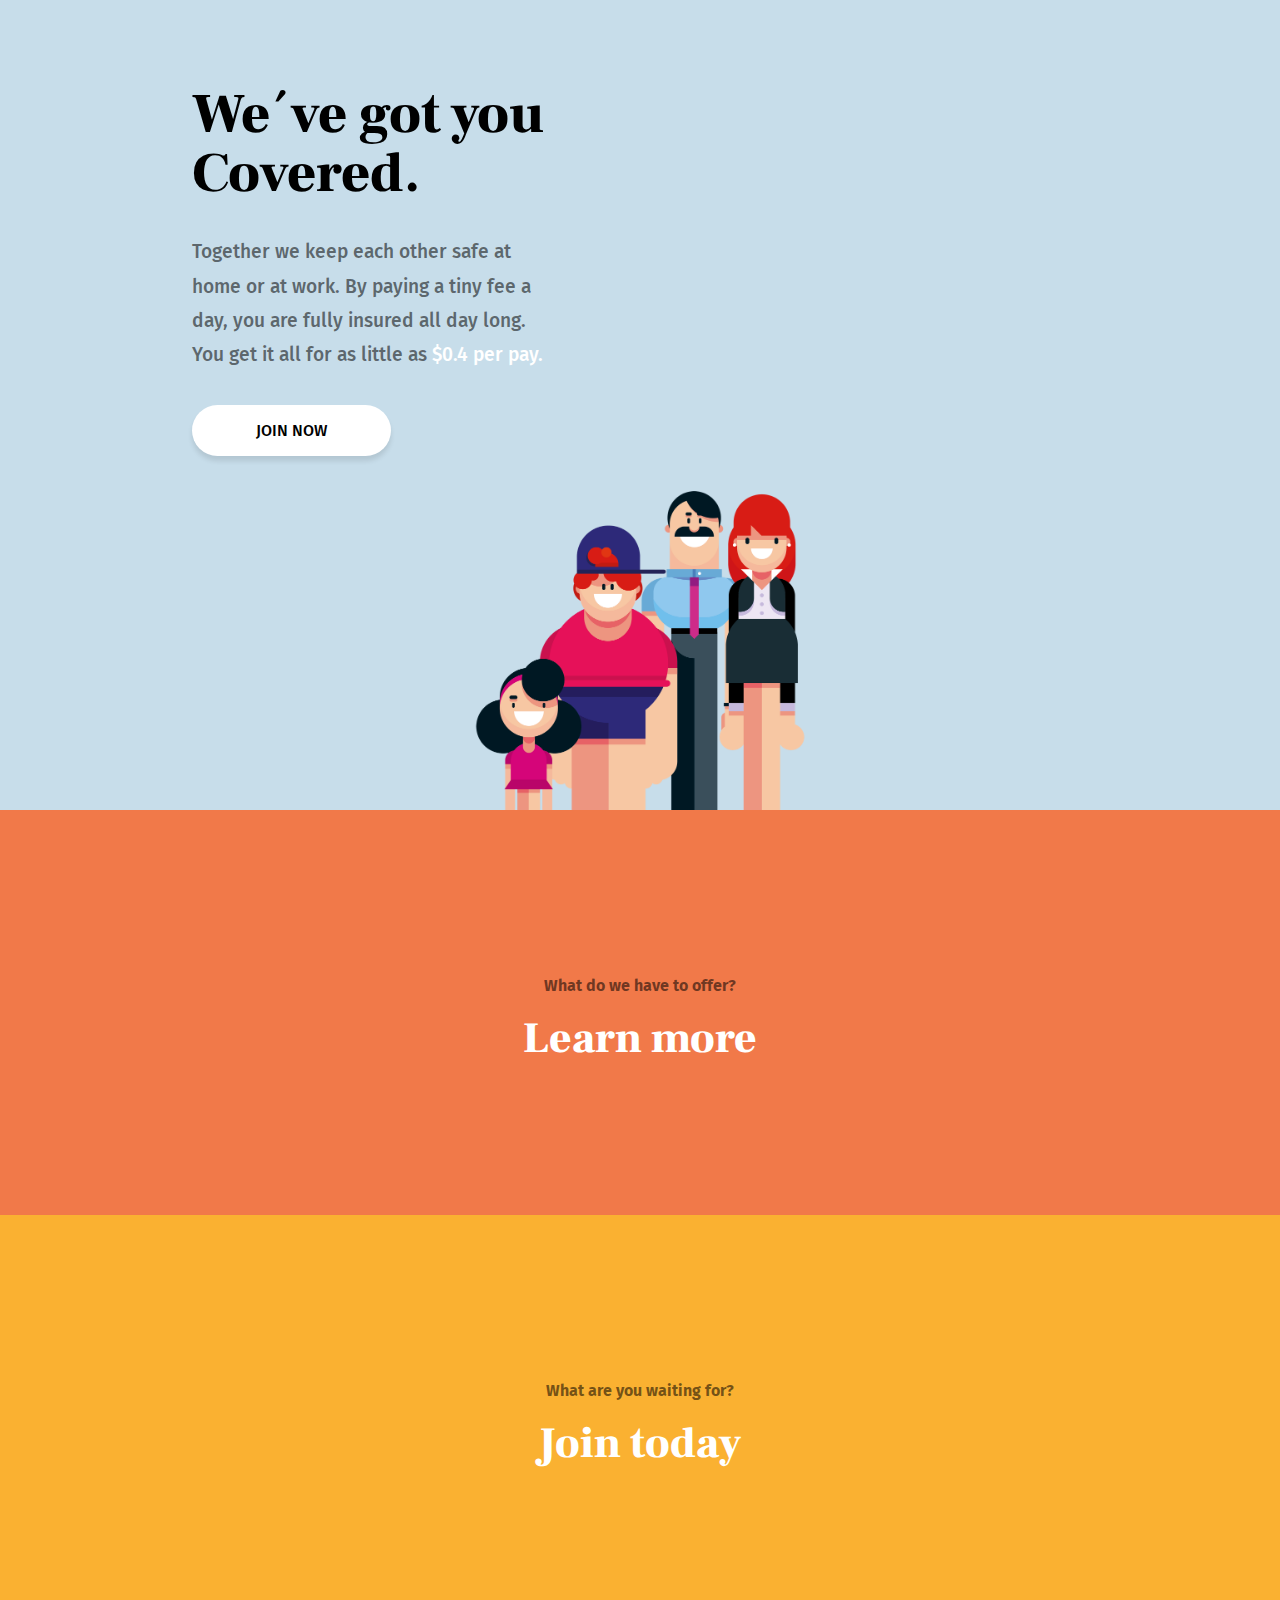
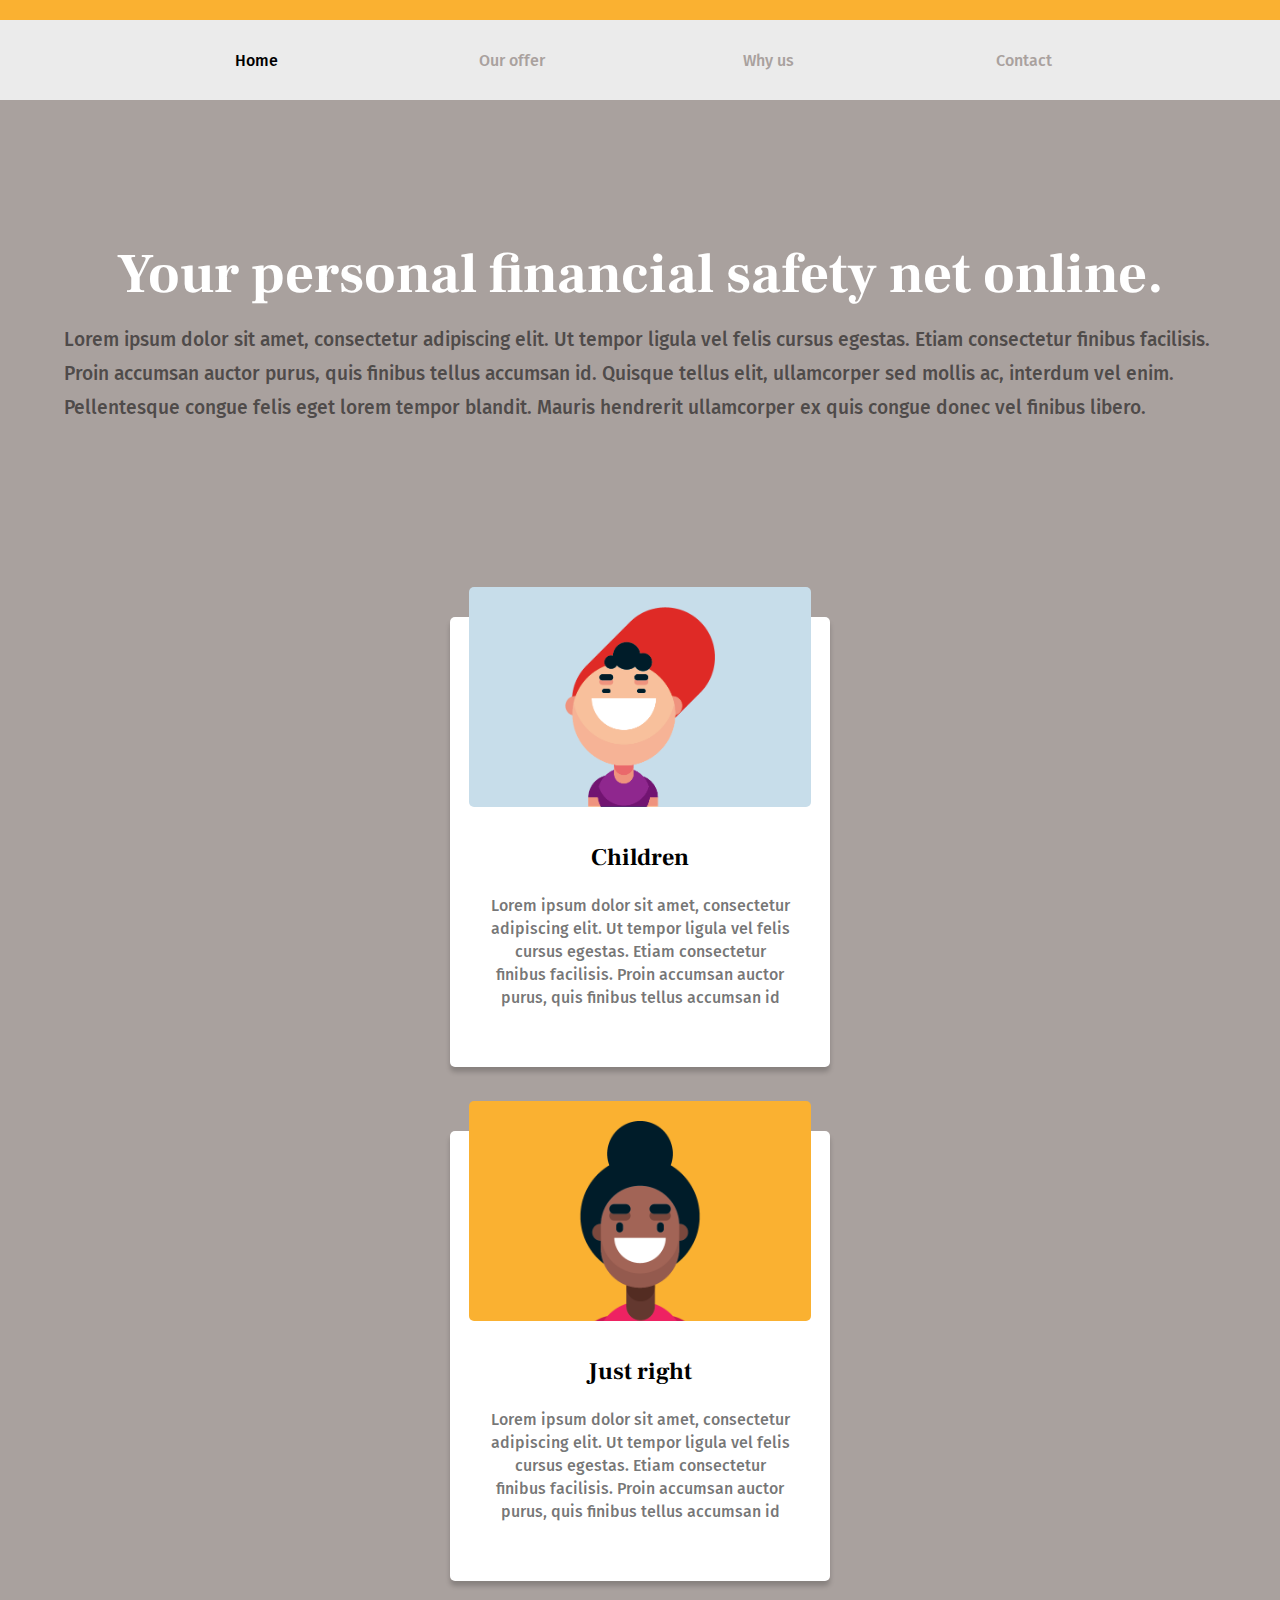
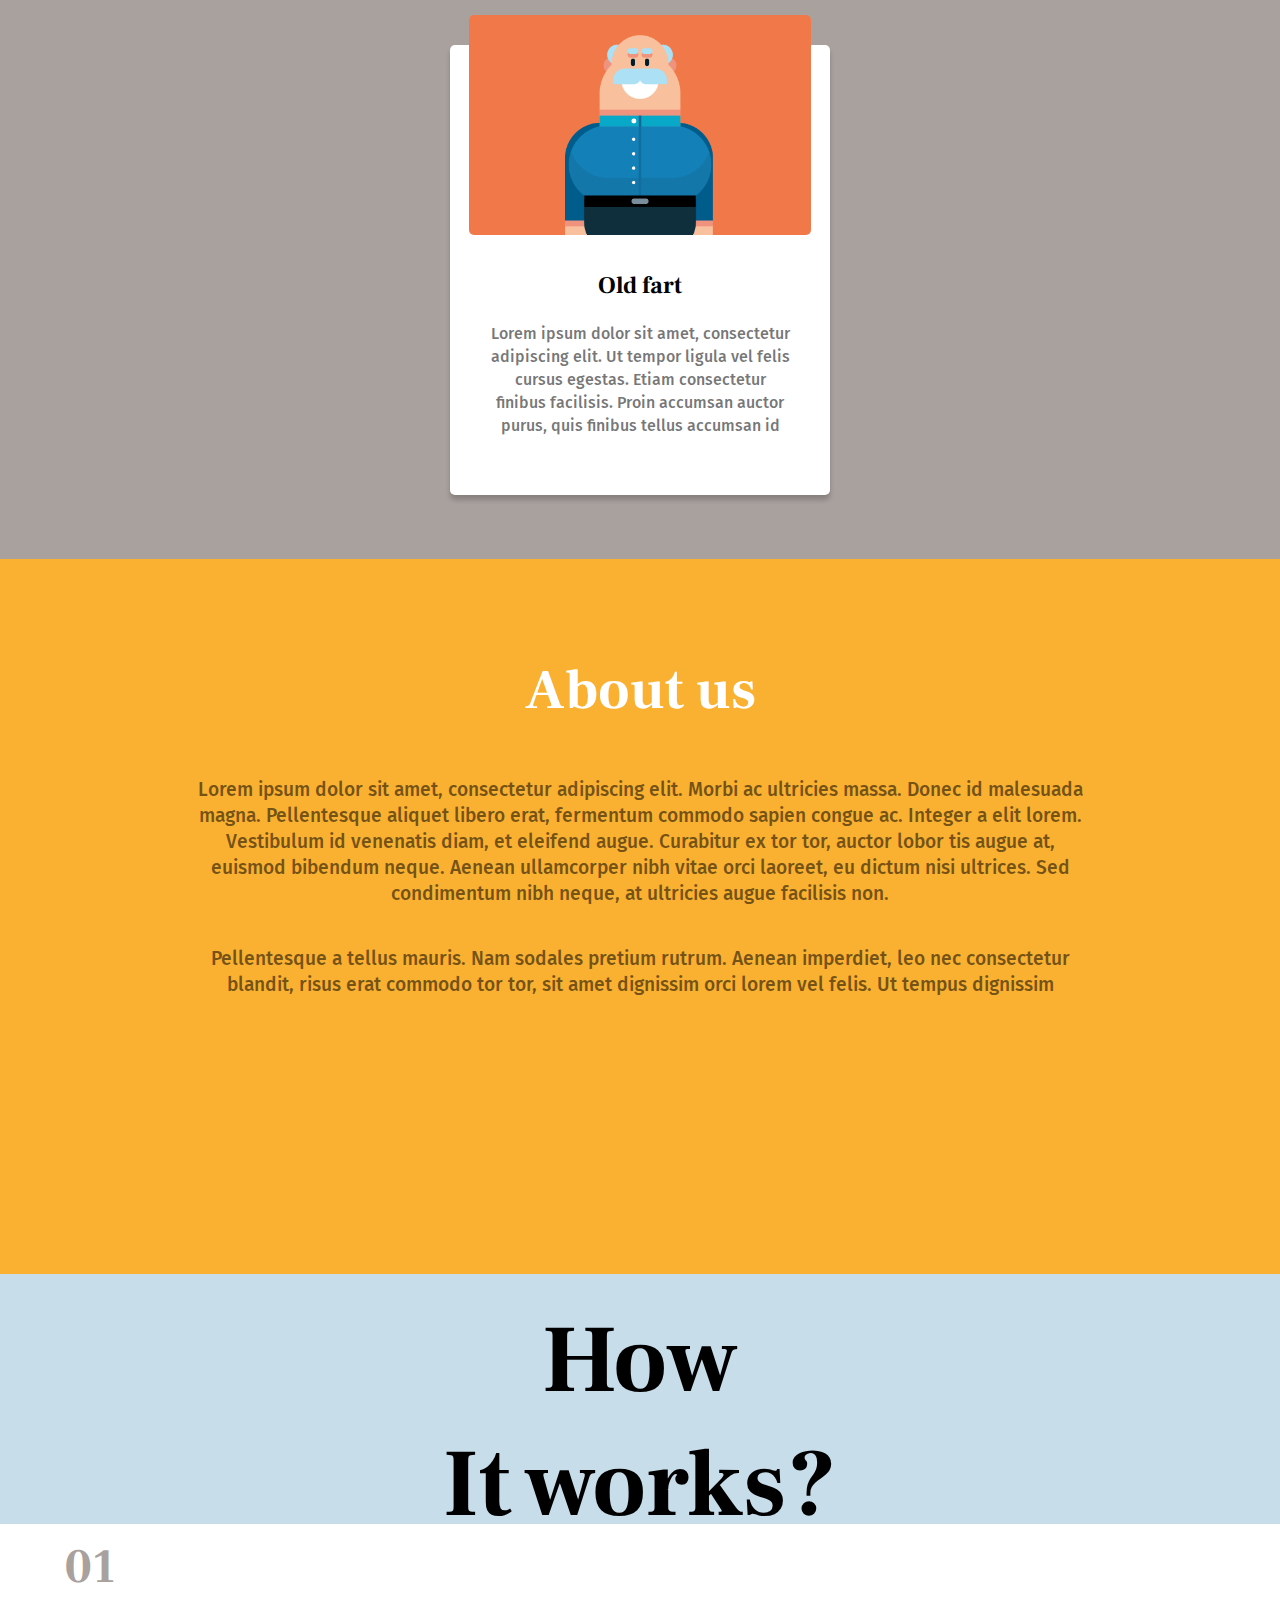
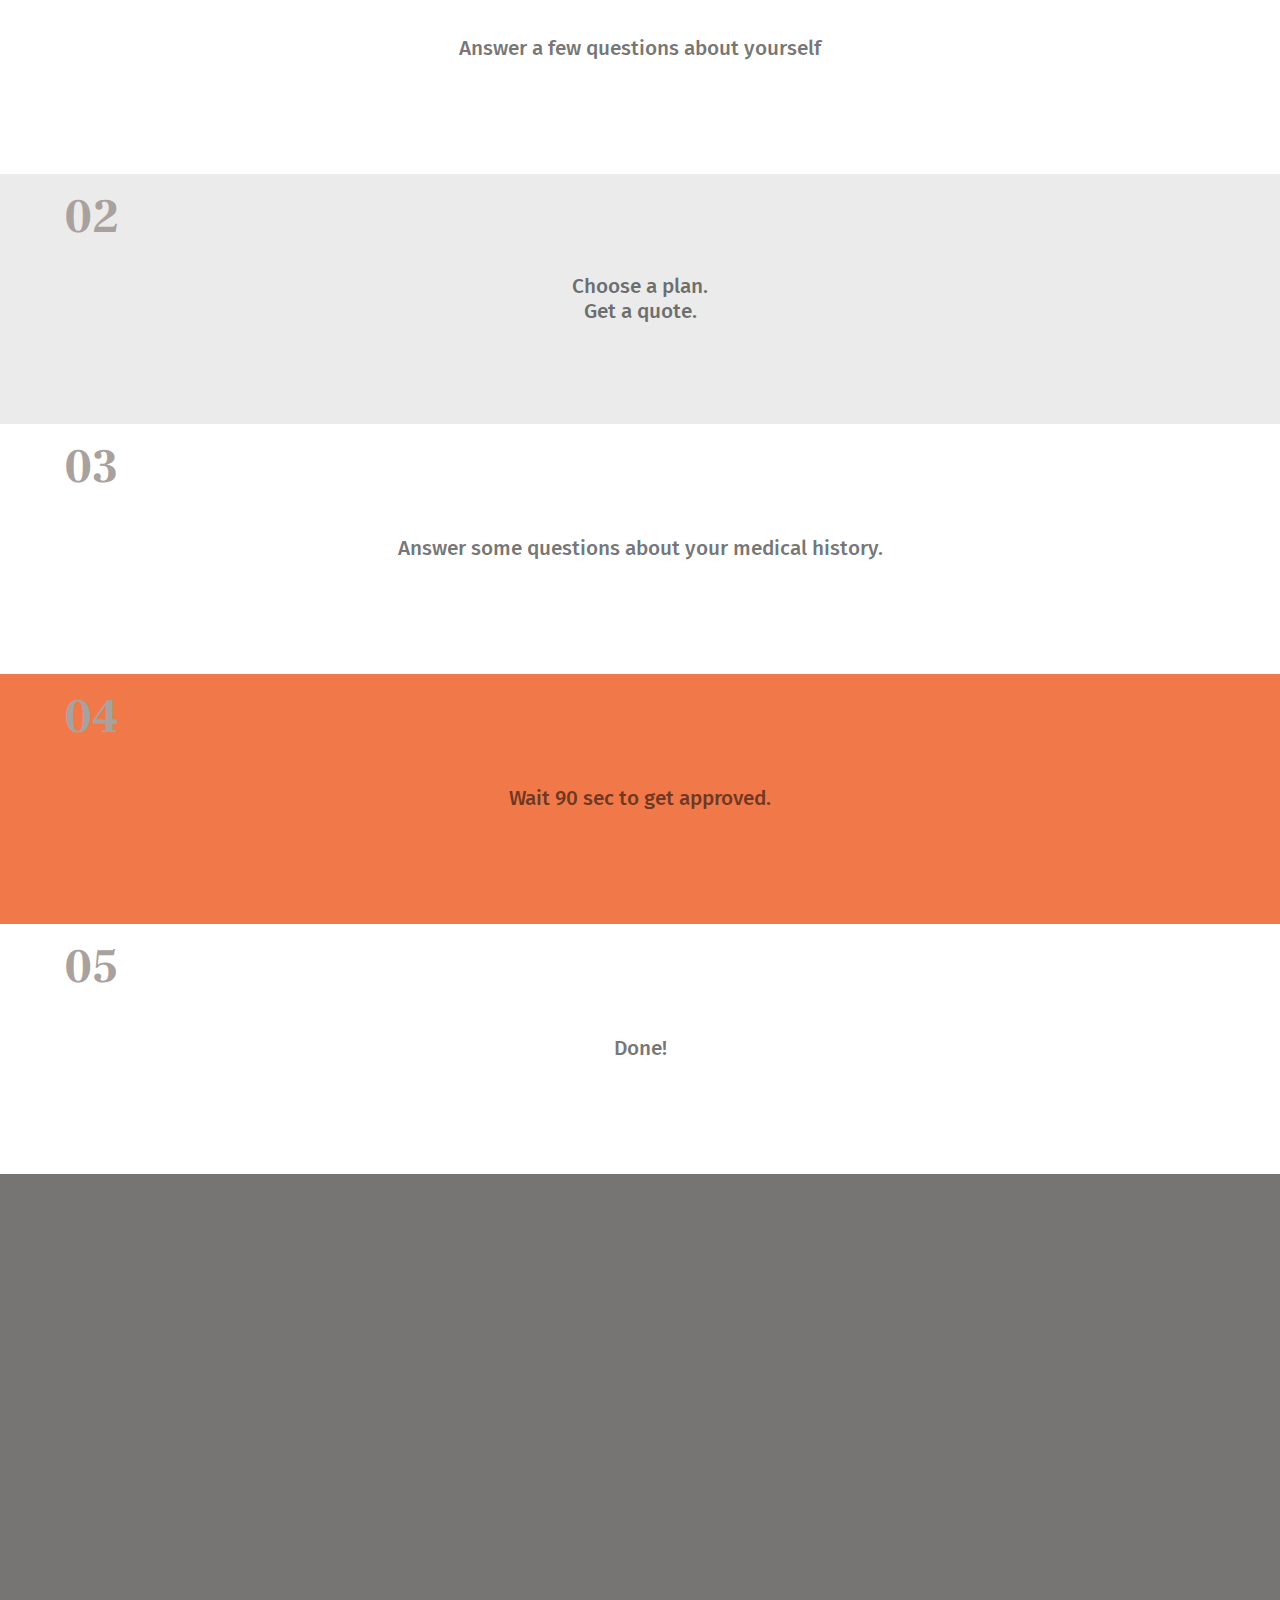
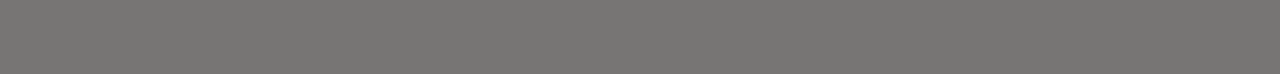
<file: index.html>
<!DOCTYPE html>
<html lang="en">
    <head>
        <meta charset="UTF-8" />
        <meta name="viewport" content="width=device-width, initial-scale=1.0" />
        <title>INSURANCE - Home</title>
        <link rel="stylesheet" href="style.css" />
    </head>
    <body id="home">
        <header class="navigation">
            <article class="one-two">
                <article class="square-big">
                    <h1>
                        We´ve got you <br />
                        Covered.
                    </h1>
                    <p>
                        Together we keep each other safe at <br />
                        home or at work. By paying a tiny fee a <br />
                        day, you are fully insured all day long. <br />
                        You get it all for as little as
                        <strong> $0.4 per pay. </strong>
                    </p>
                    <a class="btn" href="/contact.html">JOIN NOW</a>
                </article>
                <div class="square-link">
                    <p>What do we have to offer?</p>
                    <a href="#learn">Learn more</a>
                </div>
                <div class="square-link">
                    <p>What are you waiting for?</p>
                    <a href="/contact.html">Join today</a>
                </div>
            </article>
            <nav class="navbar">
                <a href="/index.html">Home</a>
                <a href="">Our offer</a>
                <a href="">Why us</a>
                <a href="/contact.html">Contact</a>
            </nav>
        </header>
        <main id="learn">
            <article class="safety">
                <h1>Your personal financial safety net online.</h1>
                <a class="btn" href="">JOIN NOW</a>
                <p>
                    Lorem ipsum dolor sit amet, consectetur adipiscing elit. Ut
                    tempor ligula vel felis cursus egestas. Etiam consectetur
                    finibus facilisis. Proin accumsan auctor purus, quis finibus
                    tellus accumsan id. Quisque tellus elit, ullamcorper sed
                    mollis ac, interdum vel enim. Pellentesque congue felis eget
                    lorem tempor blandit. Mauris hendrerit ullamcorper ex quis
                    congue donec vel finibus libero.
                </p>
                <article class="hover">
                    <article class="child">
                        <div class="color">
                            <img src="img/child.png" alt="A smiling child" />
                        </div>
                        <h2>Children</h2>
                        <p>
                            Lorem ipsum dolor sit amet, consectetur adipiscing
                            elit. Ut tempor ligula vel felis cursus egestas.
                            Etiam consectetur finibus facilisis. Proin accumsan
                            auctor purus, quis finibus tellus accumsan id
                        </p>
                    </article>
                    <article class="child">
                        <div class="color">
                            <img src="img/adult.png" alt="An adult" />
                        </div>
                        <h2>Just right</h2>
                        <p>
                            Lorem ipsum dolor sit amet, consectetur adipiscing
                            elit. Ut tempor ligula vel felis cursus egestas.
                            Etiam consectetur finibus facilisis. Proin accumsan
                            auctor purus, quis finibus tellus accumsan id
                        </p>
                    </article>
                    <article class="child">
                        <div class="color">
                            <img src="img/old.png" alt="An old man" />
                        </div>
                        <h2>Old fart</h2>
                        <p>
                            Lorem ipsum dolor sit amet, consectetur adipiscing
                            elit. Ut tempor ligula vel felis cursus egestas.
                            Etiam consectetur finibus facilisis. Proin accumsan
                            auctor purus, quis finibus tellus accumsan id
                        </p>
                    </article>
                </article>
            </article>
            <article class="about">
                <h1>About us</h1>
                <p>
                    Lorem ipsum dolor sit amet, consectetur adipiscing elit.
                    Morbi ac ultricies massa. Donec id malesuada magna.
                    Pellentesque aliquet libero erat, fermentum commodo sapien
                    congue ac. Integer a elit lorem. Vestibulum id venenatis
                    diam, et eleifend augue. Curabitur ex tor tor, auctor lobor
                    tis augue at, euismod bibendum neque. Aenean ullamcorper
                    nibh vitae orci laoreet, eu dictum nisi ultrices. Sed
                    condimentum nibh neque, at ultricies augue facilisis non.
                </p>
                <p>
                    Pellentesque a tellus mauris. Nam sodales pretium rutrum.
                    Aenean imperdiet, leo nec consectetur blandit, risus erat
                    commodo tor tor, sit amet dignissim orci lorem vel felis. Ut
                    tempus dignissim
                </p>
            </article>
            <article class="squares">
                <article class="square">
                    <h1>
                        How <br />
                        It works?
                    </h1>
                </article>
                <article class="square">
                    <h2>01</h2>
                    <p>Answer a few questions about yourself</p>
                </article>
                <article class="square">
                    <h2>02</h2>
                    <p>
                        Choose a plan. <br />
                        Get a quote.
                    </p>
                </article>
                <article class="square">
                    <h2>03</h2>
                    <p>Answer some questions about your medical history.</p>
                </article>
                <article class="square">
                    <h2>04</h2>
                    <p>Wait 90 sec to get approved.</p>
                </article>
                <article class="square">
                    <h2>05</h2>
                    <p>Done!</p>
                </article>
            </article>
        </main>
        <footer>
            <a class="return" href="#home">
                <svg
                    xmlns="http://www.w3.org/2000/svg"
                    height="100%"
                    viewBox="0 -960 960 960"
                    class="arrow"
                >
                    <path
                        d="m296-345-56-56 240-240 240 240-56 56-184-184-184 184Z"
                    />
                </svg>
                <br>
                Take me up again</a
            >
        </footer>
    </body>
</html>
</file>
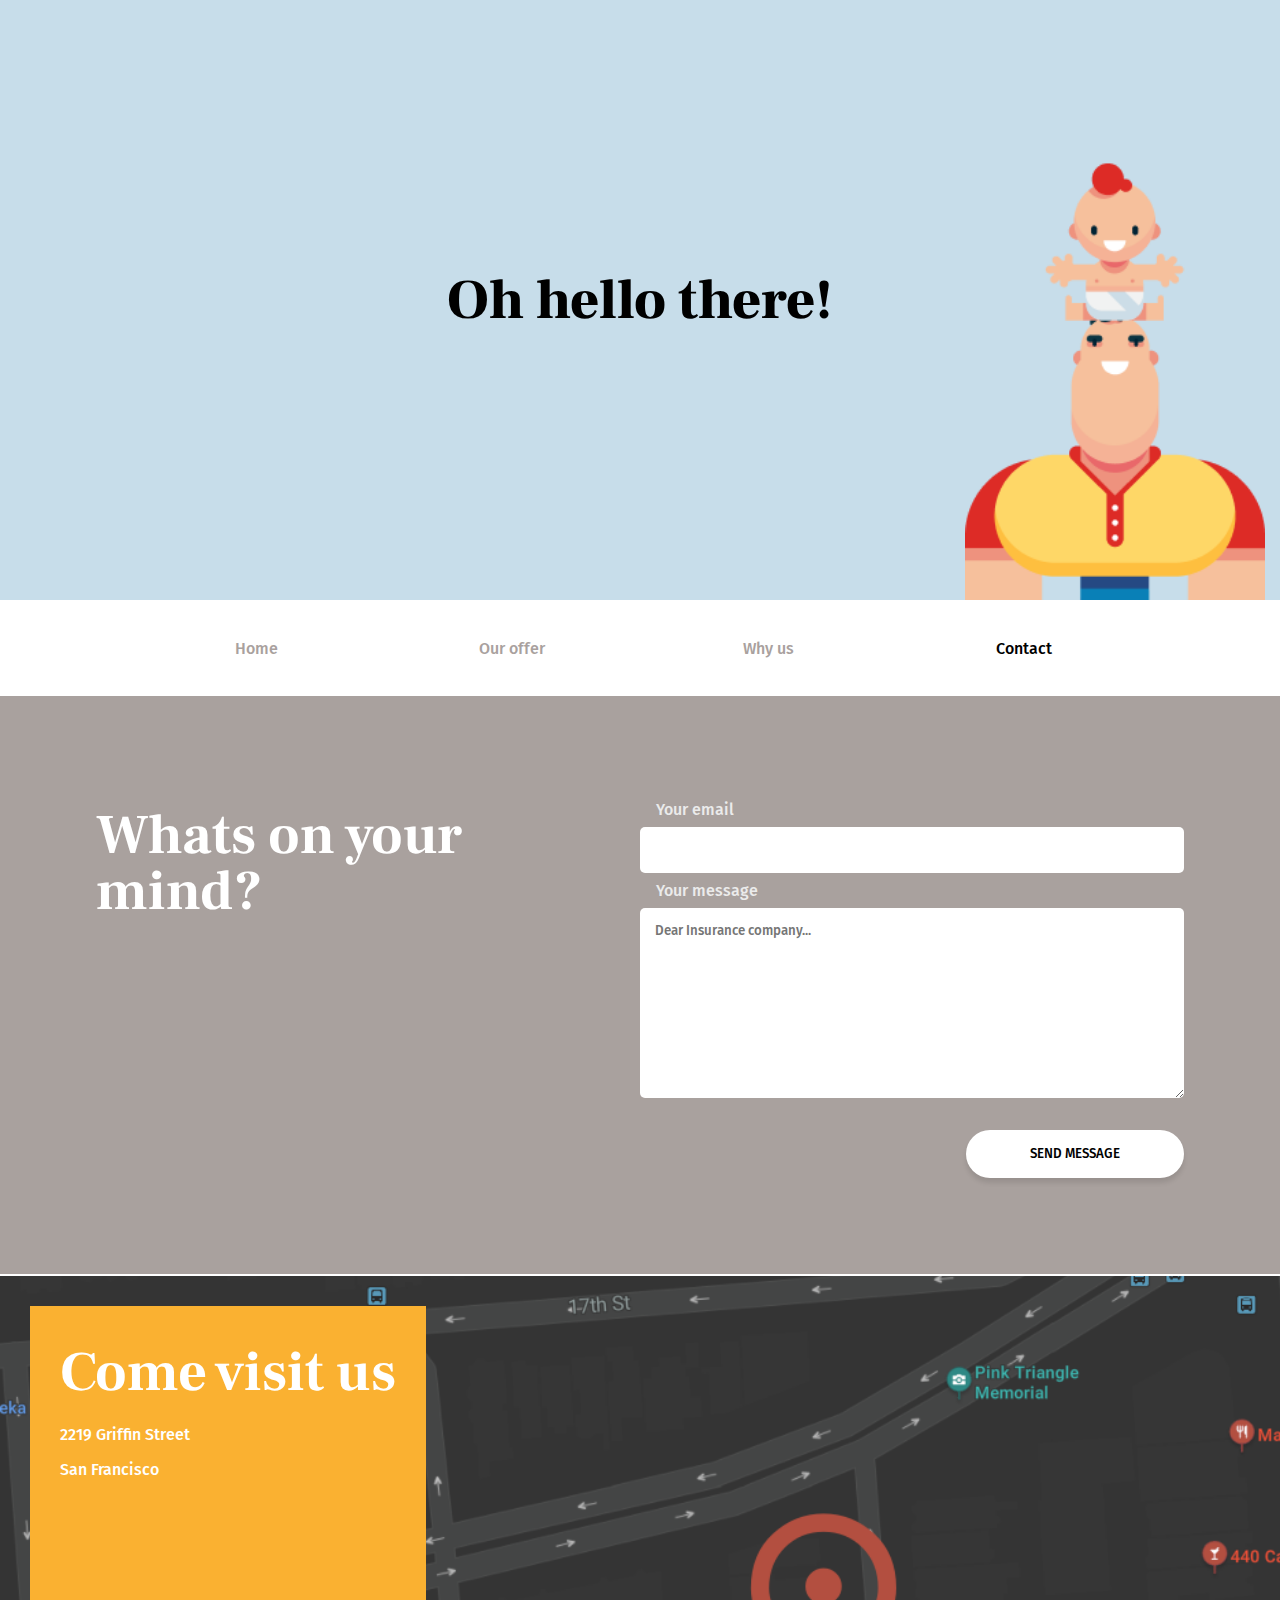
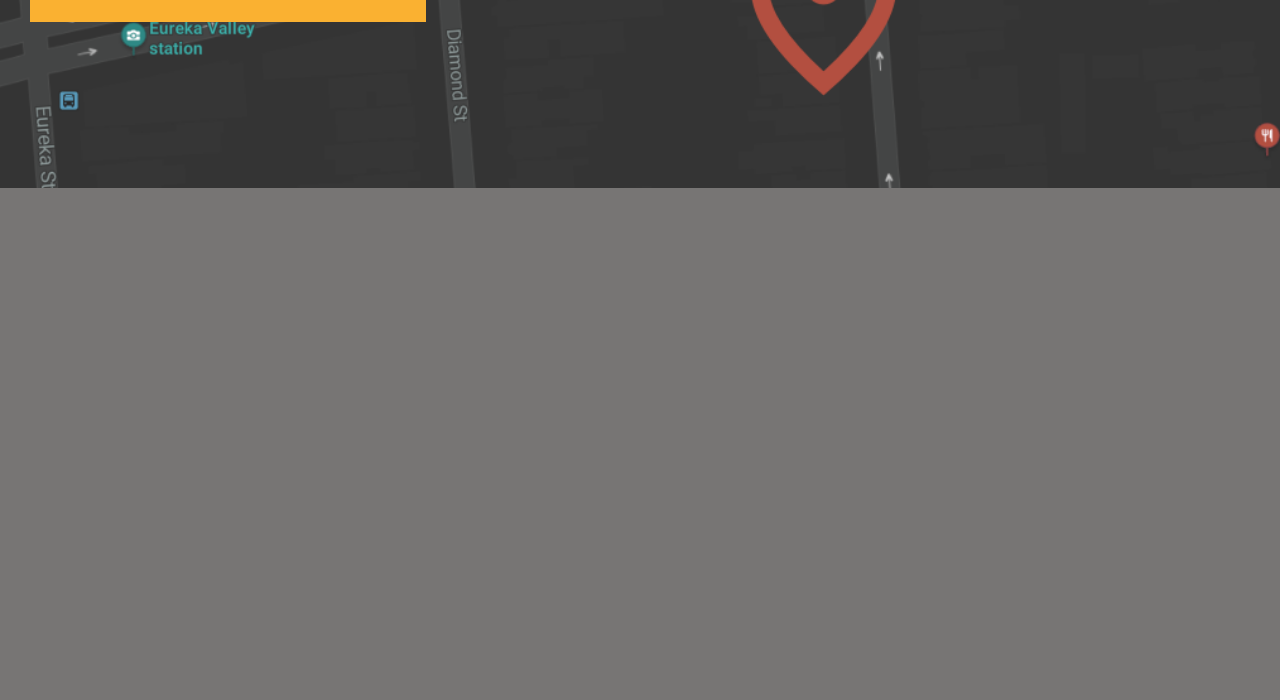
<file: contact.html>
<!DOCTYPE html>
<html lang="en">
    <head>
        <meta charset="UTF-8" />
        <meta name="viewport" content="width=device-width, initial-scale=1.0" />
        <title>INSURANCE - Contact</title>
        <link rel="stylesheet" href="style.css" />
    </head>
    <body>
        <!DOCTYPE html>
        <html lang="en">
            <body id="contact">
                <header class="navigation">
                    <article class="one-two">
                        <div class="square-big">
                            <h1>Oh hello there!</h1>
                        </div>
                    </article>
                    <nav class="navbar">
                        <a href="/index.html">Home</a>
                        <a href="">Our offer</a>
                        <a href="">Why us</a>
                        <a href="/contact.html">Contact</a>
                    </nav>
                </header>
                <main>
                    <form class="form" action="">
                        <h2>Whats on your mind?</h2>
                        <label for="email">Your email</label>
                        <input type="email" name="email" id="email" />
                        <label for="message">Your message</label>
                        <textarea
                            placeholder="Dear Insurance company..."
                            name="message"
                            id="message"
                            cols="30"
                            rows="10"
                        ></textarea>
                        <button class="btn" type="submit">SEND MESSAGE</button>
                    </form>
                    <div class="map">
                        <div class="visit">
                            <h2>Come visit us</h2>
                            <p>2219 Griffin Street</p>
                            <p>San Francisco</p>
                        </div>
                    </div>
                </main>
                <footer></footer>
            </body>
        </html>
    </body>
</html>
</file>
<file: style.css>
:root {
    --orange: #f17949;
    --juice: #fab131;
    --morning: #c7ddea;
    --dirt: #a9a19e;
    --dust: #ebebeb;
    --chocolate: #793d24;
    --sea: #777574;
    --reaper: rgb(0, 0, 0, 0.55);
    @media screen and (max-width: 420px) {
        font-size: 0.8rem;
    }
}

@font-face {
    font-family: "Frank Ruhl Libre";
    src: url("/fonts/FrankRuhlLibre-VariableFont_wght.ttf");
}

@font-face {
    font-family: "Fira Sans";
    src: url("/fonts/FiraSans-Regular.ttf");
}

@font-face {
    font-family: "Fira Sans";
    src: url("/fonts/FiraSans-Medium.ttf");
    font-weight: medium;
}

@font-face {
    font-family: "Fira Sans";
    src: url("/fonts/FiraSans-Bold.ttf");
    font-weight: bold;
}

body {
    margin: 0;
    font-family: "Fira Sans";

}

h1,
h2,
h3,
h4,
h5,
h6 {
    font-family: "Frank Ruhl Libre";
}

.btn {
    font-family: "Fira Sans";
    color: black;
    text-decoration: none;
    background-color: white;
    font-weight: medium;
    padding: 1rem 4rem;
    border-radius: 30px;
    box-shadow: 0 5px 5px rgb(0, 0, 0, 0.1);
    border: none;
}

.navbar {
    min-height: 5rem;
    display: grid;
    grid-template-columns: repeat(4, 20%);
    place-content: center;
    text-align: center;
    > a {
        text-decoration: none;
        font-family: "Fira Sans";
        color: var(--dirt);
    }
    > a:hover {
        color: black;
    }
}

#home {
    display: grid;

    .navbar {
        background-color: var(--dust);
    }

    .navbar > a:nth-child(1) {
        color: black;
    }

    .one-two {
        display: grid;
        height: 180svh;
        grid-template: 1fr 1fr 1fr 1fr / 1fr;

        @media screen and (min-width: 1530px) {
            grid-template: repeat(2, 1fr) / repeat(2, 1fr);
            height: 80svh;

            > .square-big:first-of-type {
                background-size: 60%;
                background-position: bottom right;
            }
        }

        > .square-big:nth-child(1) {
            background: url(img/family.png) var(--morning);
            background-repeat: no-repeat;
            background-size: calc(37svh);
            background-position: bottom center;
            grid-row: 2 span;
            display: grid;
            grid-template: 1fr 1fr 2fr / 1fr;
            place-items: start;
            padding: 0 15%;

            > h1 {
                font-size: 3.5rem;
                line-height: calc(3.5rem + 3px);
                margin: auto auto 0 0;
                text-wrap: nowrap;
                font-variation-settings: "wght" 900;
            }
            > p {
                font-size: 1.2rem;
                line-height: calc(1.2rem + 15px);
                text-wrap: nowrap;
                color: var(--reaper);
                align-self: center;
                > strong {
                    color: white;
                    font-weight: normal;
                }
            }

            > a.btn {
                margin: 0 auto auto 0;
                @media screen and (min-width: 1530px) {
                    margin: 7% auto auto 0;
                }
            }
        }

        > .square-link:nth-of-type(1) {
            background-color: var(--orange);
        }

        > .square-link:nth-of-type(2) {
            background-color: var(--juice);
        }

        > :nth-child(n + 2) {
            a {
                font-family: "Frank Ruhl Libre";
                text-decoration: none;
                font-size: 2.7rem;
                color: white;
                font-variation-settings: "wght" 900;
            }
            p {
                color: var(--reaper);
                font-weight: bold;
            }
            display: grid;
            place-content: center;
            place-items: center;
        }
    }

    .safety {
        display: grid;
        background-color: var(--dirt);
        padding: 5%;

        > h1 {
            color: white;
            font-size: 3.5rem;
            line-height: calc(3.5rem + 3px);
            margin: 7% auto 0 auto;
        }

        .btn {
            display: none;
        }
        @media screen and (min-width: 1530px) {
            
            grid-template: 40% auto 1fr / repeat(6, 1fr);
            padding: 10% max(calc((100lvw - 1400px)/2), 10%);

            > h1 {
                grid-column: 3 span;
                order: 1;
                max-width: 400px;
                margin: 0;
            }

            > .btn {
                display: inline-block;
                grid-column: 2 span;
                order: 3;
                margin: 0 auto auto 0;
            }

            > p {
                grid-column: 5 / 7;
                grid-row: 2 span;
                order: 2;
            }

            .hover {
                grid-column: 6 span;
                order: 4;
                justify-content: space-between !important;
                margin-bottom: -400px !important;
            }

        }

        p {
            font-size: 1.2rem;
            line-height: calc(1.2rem + 15px);
            color: var(--reaper);
            @media screen and (max-width: 420px) {
                max-width: 90%;
            }
        }


        .hover {
            margin-top: 15%;
            display: grid;
            gap: 64px;
            place-items: center;
            @media screen and (min-width: 1530px) {
                gap: 40px;
                margin-bottom: -225px;
                grid-auto-flow: column;
                place-content: center;
            }

            .child {
                background-color: white;
                border-radius: 5px;
                box-shadow: 0 5px 5px rgb(0, 0, 0, 0.2);
                height: 450px;
                width: 380px;
                @media screen and (max-width: 420px) {
                    width: 95%;
                }
                display: grid;
                place-items: center;
                place-content: start;

                h2 {
                    position: relative;
                    bottom: 15px;
                }

                p {
                    font-size: 1rem;
                    line-height: calc(1rem + 7px);
                    width: 80%;
                    position: relative;
                    bottom: 30px;
                    text-align: center;
                }

                .color {
                    width: 90%;
                    height: 200px;
                    padding-top: 20px;
                    overflow: hidden;
                    border-radius: 5px;
                    position: relative;
                    bottom: 30px;
                    display: grid;
                    place-items: center;
                    img {
                        width: 150px;
                    }

                }
            }
            :nth-child(1) .color {
                background-color: var(--morning);
            }
            :nth-child(2) .color {
                background-color: var(--juice);
            }
            :nth-child(3) .color {
                background-color: var(--orange);
            }
        }
    }

    .about {
        background-color: var(--juice);
        display: grid;
        padding: 5% 15% 20% 15%;
        @media screen and (min-width: 1530px) {
            margin: 10% auto 0 auto;
        }
        place-items: center;

        > h1 {
            color: white;
            font-size: 3.5rem;
            line-height: calc(3.5rem + 3px);
            @media screen and (min-width: 1530px) {
                margin: 10% auto 0 auto;
            }
        }

        p {
            font-size: 1.2rem;
            line-height: calc(1.2rem + 7px);
            color: var(--reaper);
            text-align: center;
            @media screen and (min-width: 1530px) {
                max-width: 50%;
            }
        }
    }

    .squares {
        display: grid;
        @media screen and (min-width: 1530px) {
            grid-template: repeat(2, 1fr) / repeat(3, 1fr);
        }

        .square {
            position: relative;
            text-align: center;
            padding: 25px;
            height: 200px;
            @media screen and (min-width: 1530px) {
                height: unset !important;
                aspect-ratio: 1;
            }
            display: grid;
            place-items: center;
            
            h2 {
                position: absolute;
                top: 5%;
                left: 5%;
                text-align: left;
                font-size: 3rem;
                color: var(--dirt);
                margin: 0;
            }

            p {
                font-size: 1.3rem;
                color: var(--reaper);
                width: 80%;
            }

        }

        .square:nth-child(1) {
            font-size: 3em;
            background-color: var(--morning);

            h1 {
                margin: 0;
            }
        }
        .square:nth-child(3) {
            background-color: var(--dust);
        }
        .square:nth-child(5) {
            background-color: var(--orange);
        }
    }

    footer {
        background-color: var(--sea);
        display: grid;
        grid-auto-rows: min-content;
        height: 500px;

        .arrow {
            fill: var(--reaper);
            height: 2rem;
        }

        .return {
            text-decoration: none;
            color: var(--reaper);
            background-color: var(--dirt);
            text-align: center;
            font-size: 1.4rem;
            padding: 0.5rem 0 2rem 0;
            line-height: 1.4rem;
        }

        @media screen and (max-width: 1530px) {
            .return {
                display: none;
            }
        }

        

    }

}

#contact {
    .square-big {
        background: url(img/man-baby.png) var(--morning);
        background-repeat: no-repeat;
        background-size: 60%;
        background-position: bottom right 15px;
        display: grid;
        place-items: center left;
        aspect-ratio: 1;
        h1 {
            margin-left: 5%;
            font-size: 3.5rem;
            width: 50%;
            font-variation-settings: "wght" 900;
            @media screen and (min-width: 600px) {
                margin: auto;
                text-align: center;
            }
        }
        @media screen and (min-width: 600px) {
            aspect-ratio: 0;
            height: 600px;
            background-size: 300px;
        }
    }

    .navbar {
        grid-template: 1fr 1fr / 1fr 1fr;
        min-height: 8rem;
        > a {
            padding: 30px;
        }
        > a:nth-child(4) {
            background-color: var(--dust);
            color: black;
        }
        @media screen and (min-width: 600px) {
            grid-template: 1fr / repeat(4, 20%);
            place-content: center;
            place-items: center;
            min-height: 6rem;
            > a {
                padding: 0;
            }
            > a:nth-child(4) {
                background-color: transparent;
                color: black;
            }
        }
    }

    .form {
        background-color: var(--dirt);
        display: grid;
        padding: 32px 32px 256px 32px;

        @media screen and (min-width: 600px) {
            padding: 96px;
            grid-template: min-content / 1fr 1fr;
            h2 {
                grid-row: span 6;
            }
        }


        h2 {
            color: white;
            font-size: 3.5rem;
            margin: 1rem auto;
            line-height: 3.5rem;
        }
        label {
            color: var(--dust);
            margin: 0.5rem 1rem;
        }

        input, textarea {
            font-family: "Fira Sans";
            border: none;
            padding: 15px;
            border-radius: 5px;
        }

        .btn {
            margin: 2rem 0 0 auto;
        }

    }

    .map {
        background: center / cover url(img/map.png);
        height: 512px;
        border-top: 2px solid white;
        position: relative;

        .visit {
            background-color: var(--juice);
            width: 80%;
            height: 400px;
            color: white;
            margin: 0 auto;
            position: relative;
            top: -155px;
            padding: 30px;

            h2 {
                font-size: 3.5rem;
                margin: 0;
                text-wrap: nowrap;
            }

            @media screen and (min-width: 600px) {
                position: absolute;
                top: 30px;
                left: 30px;
                height: 50%;
                width: min-content;
            }

        }

    }

    footer {
        display: none;
        @media screen and (min-width: 600px) {
            display: block;
            height: 512px;
            background-color: var(--sea);
        }
    }
}
</file>
